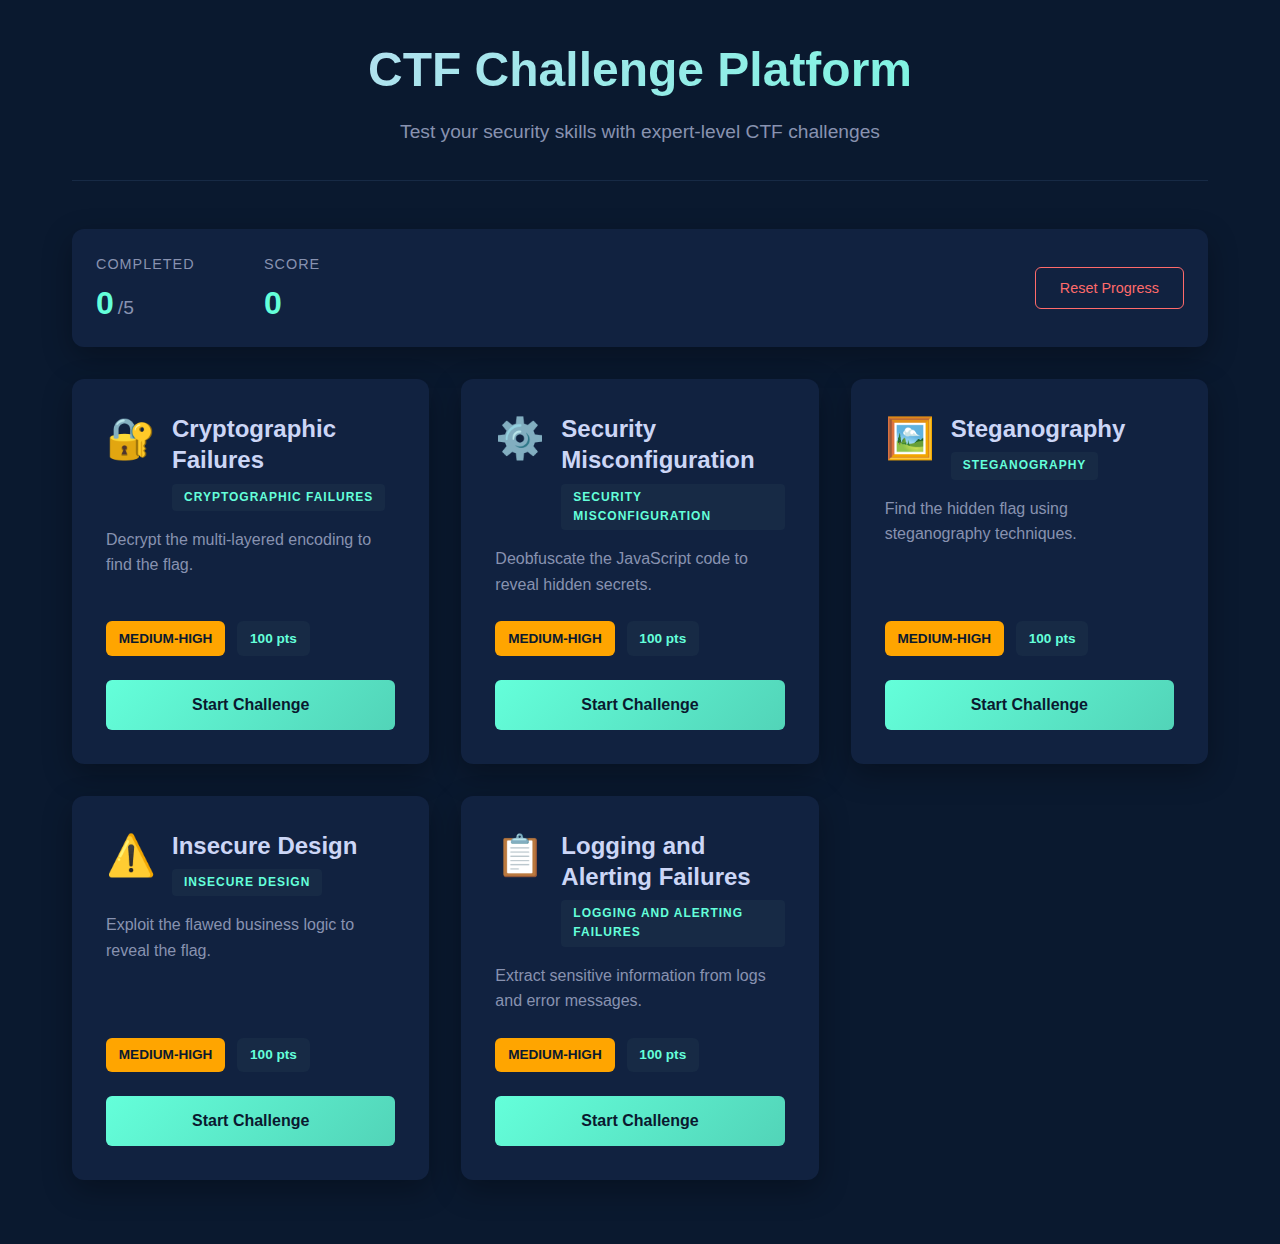
<file: index.html>
<!DOCTYPE html>
<html lang="en">
<head>
    <meta charset="UTF-8">
    <meta name="viewport" content="width=device-width, initial-scale=1.0">
    <title>CTF Challenge Platform</title>
    <link rel="stylesheet" href="css/styles.css">
</head>
<body>
    <div class="container">
        <header>
            <h1>CTF Challenge Platform</h1>
            <p class="subtitle">Test your security skills with expert-level CTF challenges</p>
        </header>

        <div class="progress-dashboard">
            <div class="progress-stats">
                <div class="stat">
                    <span class="stat-label">Completed</span>
                    <div class="stat-value-container">
                        <span class="stat-value" id="completed-count">0</span><span class="stat-total">/5</span>
                    </div>
                </div>
                <div class="stat">
                    <span class="stat-label">Score</span>
                    <span class="stat-value" id="total-score">0</span>
                </div>
                <button class="btn-reset" id="reset-btn">Reset Progress</button>
            </div>
        </div>

        <div class="challenges-grid" id="challenges-container">
            <!-- Challenges will be dynamically loaded -->
        </div>

        <div id="challenge-view" class="challenge-view hidden">
            <!-- Individual challenge will be loaded here -->
        </div>
    </div>

    <script src="js/progress.js"></script>
    <script src="js/flag-validator.js"></script>
    <script src="js/app.js"></script>
</body>
</html>
</file>
<file: css/styles.css>
/* Modern Security Dashboard Theme */
:root {
    --color-bg-primary: #0a192f;
    --color-bg-secondary: #172a45;
    --color-bg-card: #112240;
    --color-accent: #64ffda;
    --color-text: #ccd6f6;
    --color-text-muted: #8892b0;
    --color-success: #64ffda;
    --color-error: #ff6b6b;
    --color-warning: #ffa500;
    
    --shadow-card: 0 10px 30px rgba(0, 0, 0, 0.3);
    --shadow-hover: 0 15px 40px rgba(100, 255, 218, 0.1);
    
    --transition: all 0.3s ease;
}

* {
    margin: 0;
    padding: 0;
    box-sizing: border-box;
}

body {
    font-family: 'Inter', 'Roboto', -apple-system, BlinkMacSystemFont, 'Segoe UI', sans-serif;
    background-color: var(--color-bg-primary);
    color: var(--color-text);
    line-height: 1.6;
    min-height: 100vh;
}

.container {
    max-width: 1200px;
    margin: 0 auto;
    padding: 2rem;
}

header {
    text-align: center;
    margin-bottom: 3rem;
    padding-bottom: 2rem;
    border-bottom: 1px solid var(--color-bg-secondary);
}

header h1 {
    font-size: 3rem;
    font-weight: 700;
    margin-bottom: 0.5rem;
    background: linear-gradient(135deg, var(--color-text) 0%, var(--color-accent) 100%);
    -webkit-background-clip: text;
    -webkit-text-fill-color: transparent;
    background-clip: text;
}

.subtitle {
    color: var(--color-text-muted);
    font-size: 1.2rem;
}

/* Progress Dashboard */
.progress-dashboard {
    background: var(--color-bg-card);
    border-radius: 12px;
    padding: 1.5rem;
    margin-bottom: 2rem;
    box-shadow: var(--shadow-card);
}

.progress-stats {
    display: flex;
    justify-content: flex-start;
    align-items: center;
    flex-wrap: wrap;
    gap: 3rem;
}

.stat {
    display: flex;
    flex-direction: column;
    gap: 0.5rem;
    min-width: 120px;
}

.stat-label {
    color: var(--color-text-muted);
    font-size: 0.9rem;
    text-transform: uppercase;
    letter-spacing: 1px;
    font-weight: 500;
}

.stat-value-container {
    display: flex;
    align-items: baseline;
    gap: 0.25rem;
}

.stat-value {
    font-size: 2rem;
    font-weight: 700;
    color: var(--color-accent);
    line-height: 1.2;
}

.stat-total {
    font-size: 1.2rem;
    color: var(--color-text-muted);
    font-weight: 500;
}

.btn-reset {
    background: transparent;
    border: 1px solid var(--color-error);
    color: var(--color-error);
    padding: 0.75rem 1.5rem;
    border-radius: 6px;
    cursor: pointer;
    font-size: 0.9rem;
    transition: var(--transition);
    margin-left: auto;
    white-space: nowrap;
    height: fit-content;
}

.btn-reset:hover {
    background: var(--color-error);
    color: white;
}

/* Challenge Grid */
.challenges-grid {
    display: grid;
    grid-template-columns: repeat(auto-fill, minmax(350px, 1fr));
    gap: 2rem;
    margin-bottom: 2rem;
}

.challenge-card {
    background: var(--color-bg-card);
    border-radius: 12px;
    padding: 2rem;
    box-shadow: var(--shadow-card);
    transition: var(--transition);
    border: 2px solid transparent;
    position: relative;
    overflow: hidden;
    display: flex;
    flex-direction: column;
    min-height: 350px;
}

.challenge-card::before {
    content: '';
    position: absolute;
    top: 0;
    left: 0;
    right: 0;
    height: 4px;
    background: linear-gradient(90deg, var(--color-accent), transparent);
    opacity: 0;
    transition: var(--transition);
}

.challenge-card:hover {
    transform: translateY(-5px);
    box-shadow: var(--shadow-hover);
    border-color: var(--color-accent);
}

.challenge-card:hover::before {
    opacity: 1;
}

.challenge-card.completed {
    border-color: var(--color-success);
}

.challenge-card.completed::before {
    opacity: 1;
    background: linear-gradient(90deg, var(--color-success), transparent);
}

.challenge-header {
    display: flex;
    align-items: flex-start;
    gap: 1rem;
    margin-bottom: 1rem;
    min-height: 60px;
}

.challenge-icon {
    font-size: 2.5rem;
    flex-shrink: 0;
    line-height: 1;
    display: flex;
    align-items: center;
    justify-content: center;
    width: 50px;
    height: 50px;
}

.challenge-title-section {
    flex: 1;
    min-width: 0;
    display: flex;
    flex-direction: column;
    gap: 0.5rem;
}

.challenge-title-section h2 {
    font-size: 1.5rem;
    margin: 0;
    color: var(--color-text);
    line-height: 1.3;
    font-weight: 600;
}

.challenge-category {
    display: inline-block;
    background: var(--color-bg-secondary);
    color: var(--color-accent);
    padding: 0.25rem 0.75rem;
    border-radius: 4px;
    font-size: 0.75rem;
    font-weight: 600;
    letter-spacing: 1px;
    text-transform: uppercase;
    width: fit-content;
}

.badge-completed {
    background: var(--color-success);
    color: var(--color-bg-primary);
    padding: 0.5rem 1rem;
    border-radius: 6px;
    font-size: 0.85rem;
    font-weight: 600;
    white-space: nowrap;
    flex-shrink: 0;
    align-self: flex-start;
    margin-top: 0.25rem;
}

.challenge-description {
    color: var(--color-text-muted);
    margin-bottom: 1.5rem;
    line-height: 1.6;
    flex: 1;
}

.challenge-footer {
    display: flex;
    gap: 0.75rem;
    margin-bottom: 1.5rem;
    flex-wrap: wrap;
    align-items: center;
}

.difficulty-badge {
    padding: 0.4rem 0.8rem;
    border-radius: 6px;
    font-size: 0.85rem;
    font-weight: 600;
    text-transform: uppercase;
    white-space: nowrap;
    display: inline-flex;
    align-items: center;
}

.difficulty-mediumhigh {
    background: var(--color-warning);
    color: var(--color-bg-primary);
}

.points-badge {
    background: var(--color-bg-secondary);
    color: var(--color-accent);
    padding: 0.4rem 0.8rem;
    border-radius: 6px;
    font-size: 0.85rem;
    font-weight: 600;
    white-space: nowrap;
    display: inline-flex;
    align-items: center;
}

.attempts-badge {
    background: var(--color-bg-secondary);
    color: var(--color-text-muted);
    padding: 0.4rem 0.8rem;
    border-radius: 6px;
    font-size: 0.85rem;
    white-space: nowrap;
    display: inline-flex;
    align-items: center;
}

.btn-challenge {
    width: 100%;
    background: linear-gradient(135deg, var(--color-accent) 0%, #52d4b8 100%);
    color: var(--color-bg-primary);
    border: none;
    padding: 1rem;
    border-radius: 6px;
    font-size: 1rem;
    font-weight: 600;
    cursor: pointer;
    transition: var(--transition);
    margin-top: auto;
}

.btn-challenge:hover {
    transform: translateY(-2px);
    box-shadow: 0 5px 20px rgba(100, 255, 218, 0.3);
}

/* Challenge Page */
.challenge-view {
    margin-top: 2rem;
}

.challenge-page {
    background: var(--color-bg-card);
    border-radius: 12px;
    padding: 2rem;
    box-shadow: var(--shadow-card);
}

.btn-back {
    background: transparent;
    border: 1px solid var(--color-text-muted);
    color: var(--color-text);
    padding: 0.75rem 1.5rem;
    border-radius: 6px;
    cursor: pointer;
    font-size: 1rem;
    transition: var(--transition);
    margin-bottom: 2rem;
}

.btn-back:hover {
    border-color: var(--color-accent);
    color: var(--color-accent);
}

.challenge-page-header {
    margin-bottom: 2rem;
    padding-bottom: 1.5rem;
    border-bottom: 1px solid var(--color-bg-secondary);
}

.challenge-page-header h1 {
    font-size: 2.5rem;
    margin-bottom: 1rem;
}

.challenge-page-header .challenge-category {
    margin-right: 1rem;
}

/* Flag Submission */
.flag-submission {
    background: var(--color-bg-secondary);
    border-radius: 8px;
    padding: 2rem;
    margin-top: 2rem;
}

.flag-submission h3 {
    margin-bottom: 1rem;
    color: var(--color-text);
}

.flag-input-group {
    display: flex;
    gap: 1rem;
    margin-bottom: 1rem;
}

#flag-input {
    flex: 1;
    background: var(--color-bg-primary);
    border: 2px solid var(--color-bg-secondary);
    color: var(--color-text);
    padding: 1rem;
    border-radius: 6px;
    font-size: 1rem;
    font-family: 'Courier New', monospace;
    transition: var(--transition);
}

#flag-input:focus {
    outline: none;
    border-color: var(--color-accent);
}

#flag-input:disabled {
    opacity: 0.5;
    cursor: not-allowed;
}

.btn-submit {
    background: var(--color-accent);
    color: var(--color-bg-primary);
    border: none;
    padding: 1rem 2rem;
    border-radius: 6px;
    font-size: 1rem;
    font-weight: 600;
    cursor: pointer;
    transition: var(--transition);
}

.btn-submit:hover:not(:disabled) {
    transform: translateY(-2px);
    box-shadow: 0 5px 20px rgba(100, 255, 218, 0.3);
}

.btn-submit:disabled {
    opacity: 0.5;
    cursor: not-allowed;
}

#flag-result {
    margin-top: 1rem;
}

.flag-message {
    padding: 1rem;
    border-radius: 6px;
    font-weight: 600;
}

.flag-message.success {
    background: rgba(100, 255, 218, 0.1);
    border: 2px solid var(--color-success);
    color: var(--color-success);
}

.flag-message.error {
    background: rgba(255, 107, 107, 0.1);
    border: 2px solid var(--color-error);
    color: var(--color-error);
}

/* Hints */
.hints-section {
    margin-top: 2rem;
    background: var(--color-bg-secondary);
    border-radius: 8px;
    padding: 1.5rem;
}

.hints-section h3 {
    margin-bottom: 1rem;
    color: var(--color-text);
}

.hint-item {
    margin-bottom: 1rem;
}

.hint-toggle {
    background: var(--color-bg-primary);
    border: 1px solid var(--color-bg-secondary);
    color: var(--color-text);
    padding: 0.75rem 1rem;
    border-radius: 6px;
    cursor: pointer;
    width: 100%;
    text-align: left;
    font-size: 0.95rem;
    transition: var(--transition);
    display: flex;
    justify-content: space-between;
    align-items: center;
}

.hint-toggle:hover {
    border-color: var(--color-accent);
    color: var(--color-accent);
}

.hint-content {
    background: var(--color-bg-primary);
    padding: 1rem;
    border-radius: 6px;
    margin-top: 0.5rem;
    color: var(--color-text-muted);
    border-left: 3px solid var(--color-warning);
}

/* Challenge Content */
.challenge-content {
    color: var(--color-text-muted);
    line-height: 1.8;
}

.challenge-content h2,
.challenge-content h3 {
    color: var(--color-text);
    margin-top: 2rem;
    margin-bottom: 1rem;
}

.challenge-content code {
    background: var(--color-bg-primary);
    padding: 0.2rem 0.5rem;
    border-radius: 4px;
    font-family: 'Courier New', monospace;
    color: var(--color-accent);
    font-size: 0.9em;
}

.challenge-content pre {
    background: var(--color-bg-primary);
    padding: 1rem;
    border-radius: 6px;
    overflow-x: auto;
    margin: 1rem 0;
    border-left: 3px solid var(--color-accent);
}

.challenge-content pre code {
    background: transparent;
    padding: 0;
    color: var(--color-text);
}

.challenge-content .info-box {
    background: rgba(100, 255, 218, 0.1);
    border-left: 3px solid var(--color-accent);
    padding: 1rem;
    border-radius: 6px;
    margin: 1rem 0;
}

.challenge-content .warning-box {
    background: rgba(255, 165, 0, 0.1);
    border-left: 3px solid var(--color-warning);
    padding: 1rem;
    border-radius: 6px;
    margin: 1rem 0;
}

/* Utility Classes */
.hidden {
    display: none !important;
}

.text-center {
    text-align: center;
}

.mt-1 { margin-top: 1rem; }
.mt-2 { margin-top: 2rem; }
.mb-1 { margin-bottom: 1rem; }
.mb-2 { margin-bottom: 2rem; }

/* Responsive Design */
@media (max-width: 768px) {
    .container {
        padding: 1rem;
    }
    
    header h1 {
        font-size: 2rem;
    }
    
    .challenges-grid {
        grid-template-columns: 1fr;
        gap: 1.5rem;
    }
    
    .progress-stats {
        flex-direction: column;
        align-items: stretch;
        gap: 1.5rem;
    }
    
    .stat {
        min-width: auto;
    }
    
    .btn-reset {
        margin-left: 0;
        width: 100%;
    }
    
    .flag-input-group {
        flex-direction: column;
    }
    
    .btn-submit {
        width: 100%;
    }
    
    .challenge-card {
        min-height: auto;
    }
    
    .challenge-header {
        min-height: auto;
    }
}
</file>
